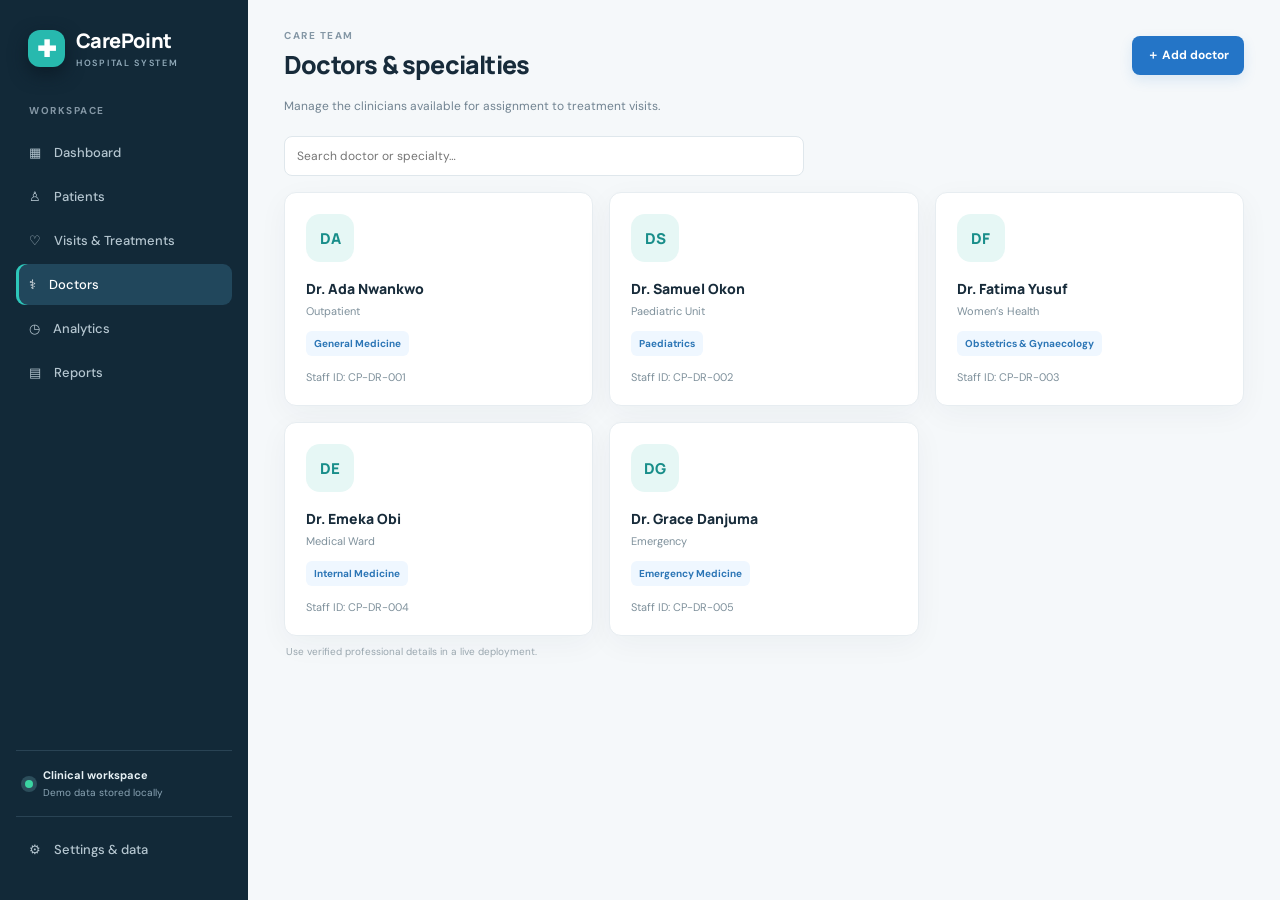
<file: doctors.html>
<!DOCTYPE html><html lang="en"><head><meta charset="UTF-8"><meta name="viewport" content="width=device-width, initial-scale=1.0"><title>Doctors | CarePoint</title><link rel="stylesheet" href="assets/css/style.css"><script defer src="assets/js/app.js"></script></head><body><div class="app-shell"><aside class="sidebar" id="sidebar"></aside><main class="main"><header class="topbar"><button class="menu-btn" id="menuBtn">☰</button><div><div class="eyebrow">CARE TEAM</div><h1>Doctors & specialties</h1></div><button class="button primary" id="addDoctorBtn">＋ Add doctor</button></header><div class="page-intro"><p>Manage the clinicians available for assignment to treatment visits.</p></div><section class="toolbar"><input id="doctorSearch" class="search-input" placeholder="Search doctor or specialty…"></section><section id="doctorCards" class="doctor-grid"></section><footer>Use verified professional details in a live deployment.</footer></main></div><dialog id="doctorDialog" class="dialog"><form id="doctorForm" method="dialog"><div class="panel-head"><div><h3>Add a doctor</h3><p>Enter a clinician profile</p></div><button type="button" class="close-btn" id="closeDoctor">×</button></div><label>Full name *<input name="name" required maxlength="100" placeholder="Dr. Full Name"></label><label>Specialty *<input name="specialty" required maxlength="100" placeholder="e.g. Paediatrics"></label><label>Department<input name="department" maxlength="100"></label><label>Professional registration / staff ID<input name="staffId" maxlength="80"></label><div class="form-actions"><button class="button secondary" type="button" id="cancelDoctor">Cancel</button><button class="button primary" type="submit">Save doctor</button></div></form></dialog></body></html>
</file>
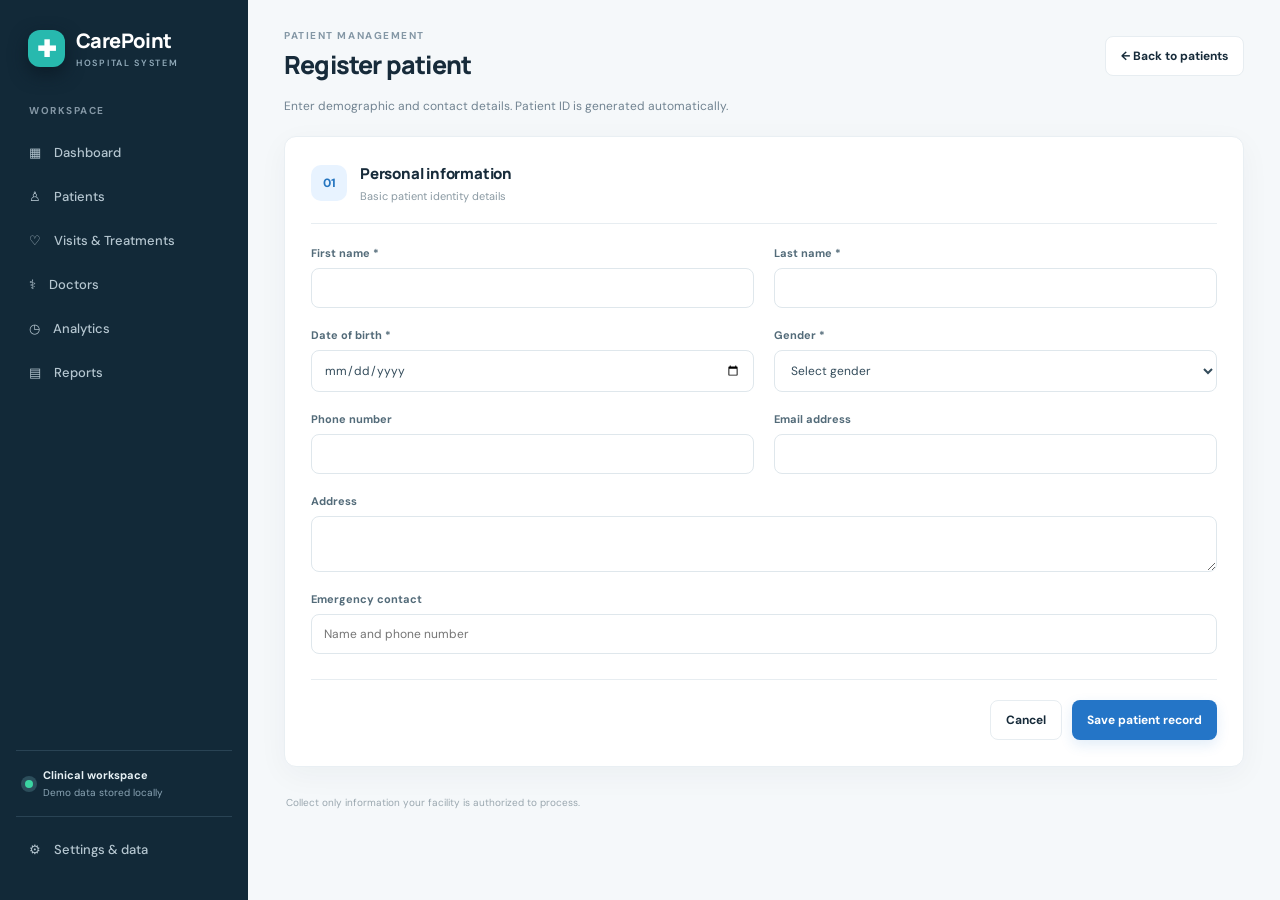
<file: patient-form.html>
<!DOCTYPE html><html lang="en"><head><meta charset="UTF-8"><meta name="viewport" content="width=device-width, initial-scale=1.0"><title>Register Patient | CarePoint</title><link rel="stylesheet" href="assets/css/style.css"><script defer src="assets/js/app.js"></script></head><body><div class="app-shell"><aside class="sidebar" id="sidebar"></aside><main class="main"><header class="topbar"><button class="menu-btn" id="menuBtn">☰</button><div><div class="eyebrow">PATIENT MANAGEMENT</div><h1>Register patient</h1></div><a class="button secondary" href="patients.html">← Back to patients</a></header><div class="page-intro"><p>Enter demographic and contact details. Patient ID is generated automatically.</p></div><form id="patientForm" class="panel form-panel"><div class="form-section-title"><span>01</span><div><h3>Personal information</h3><p>Basic patient identity details</p></div></div><div class="form-grid"><label>First name *<input name="firstName" required maxlength="60"></label><label>Last name *<input name="lastName" required maxlength="60"></label><label>Date of birth *<input name="dob" type="date" required></label><label>Gender *<select name="gender" required><option value="">Select gender</option><option>Female</option><option>Male</option><option>Other</option><option>Prefer not to say</option></select></label><label>Phone number<input name="phone" type="tel" maxlength="30"></label><label>Email address<input name="email" type="email" maxlength="120"></label><label class="full">Address<textarea name="address" rows="2" maxlength="300"></textarea></label><label class="full">Emergency contact<input name="emergency" maxlength="120" placeholder="Name and phone number"></label></div><div class="form-actions"><a class="button secondary" href="patients.html">Cancel</a><button class="button primary" type="submit">Save patient record</button></div></form><footer>Collect only information your facility is authorized to process.</footer></main></div></body></html>
</file>
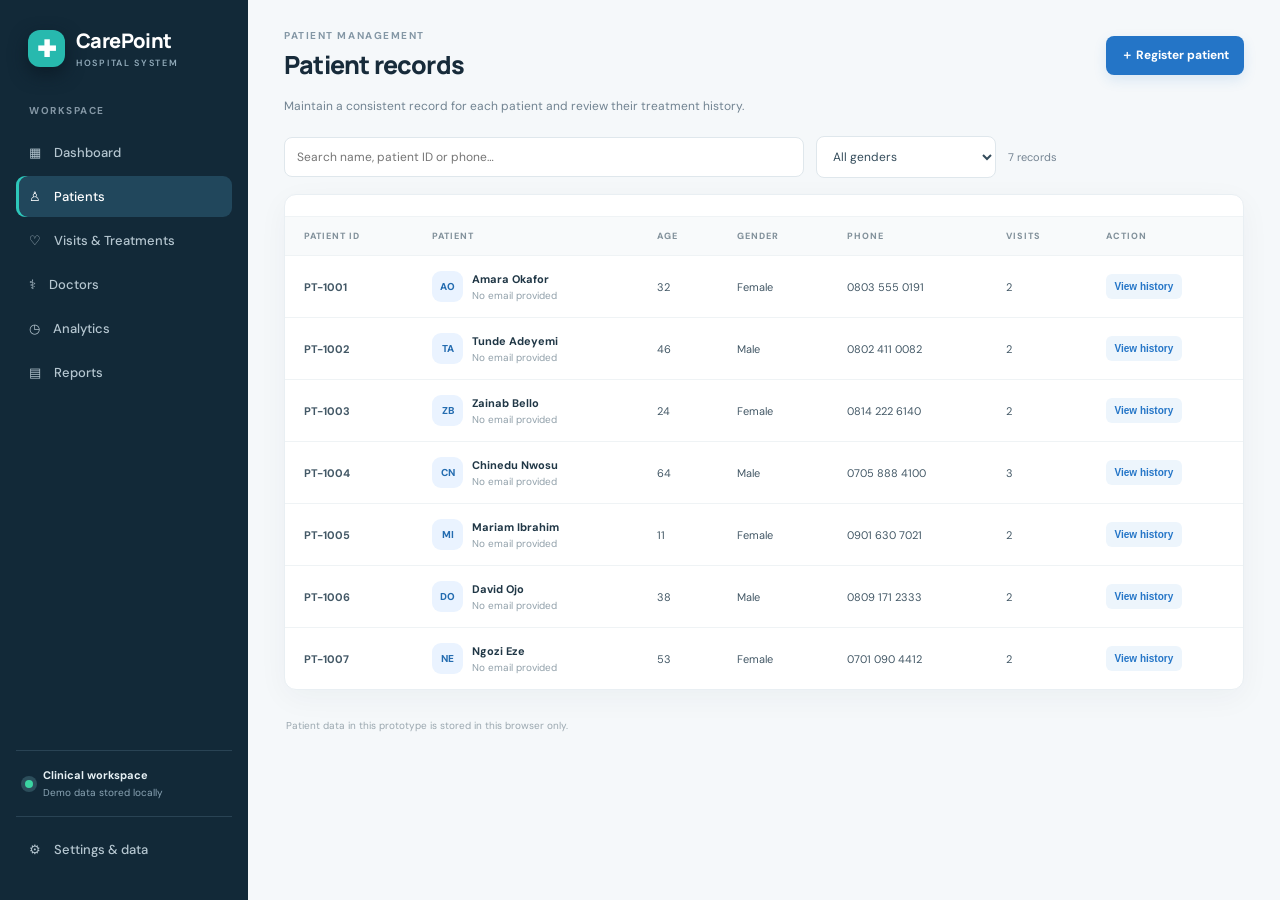
<file: patients.html>
<!DOCTYPE html><html lang="en"><head><meta charset="UTF-8"><meta name="viewport" content="width=device-width, initial-scale=1.0"><title>Patients | CarePoint</title><link rel="stylesheet" href="assets/css/style.css"><script defer src="assets/js/app.js"></script></head><body><div class="app-shell"><aside class="sidebar" id="sidebar"></aside><main class="main"><header class="topbar"><button class="menu-btn" id="menuBtn">☰</button><div><div class="eyebrow">PATIENT MANAGEMENT</div><h1>Patient records</h1></div><div class="top-actions"><a class="button primary" href="patient-form.html">＋ Register patient</a></div></header><div class="page-intro"><p>Maintain a consistent record for each patient and review their treatment history.</p></div><section class="toolbar"><input id="patientSearch" placeholder="Search name, patient ID or phone…" class="search-input"><select id="genderFilter"><option value="">All genders</option><option>Female</option><option>Male</option><option>Other</option><option>Prefer not to say</option></select><span id="patientCount" class="muted"></span></section><section class="panel table-panel"><div class="table-scroll"><table><thead><tr><th>Patient ID</th><th>Patient</th><th>Age</th><th>Gender</th><th>Phone</th><th>Visits</th><th>Action</th></tr></thead><tbody id="patientsTable"></tbody></table></div></section><footer>Patient data in this prototype is stored in this browser only.</footer></main></div></body></html>
</file>
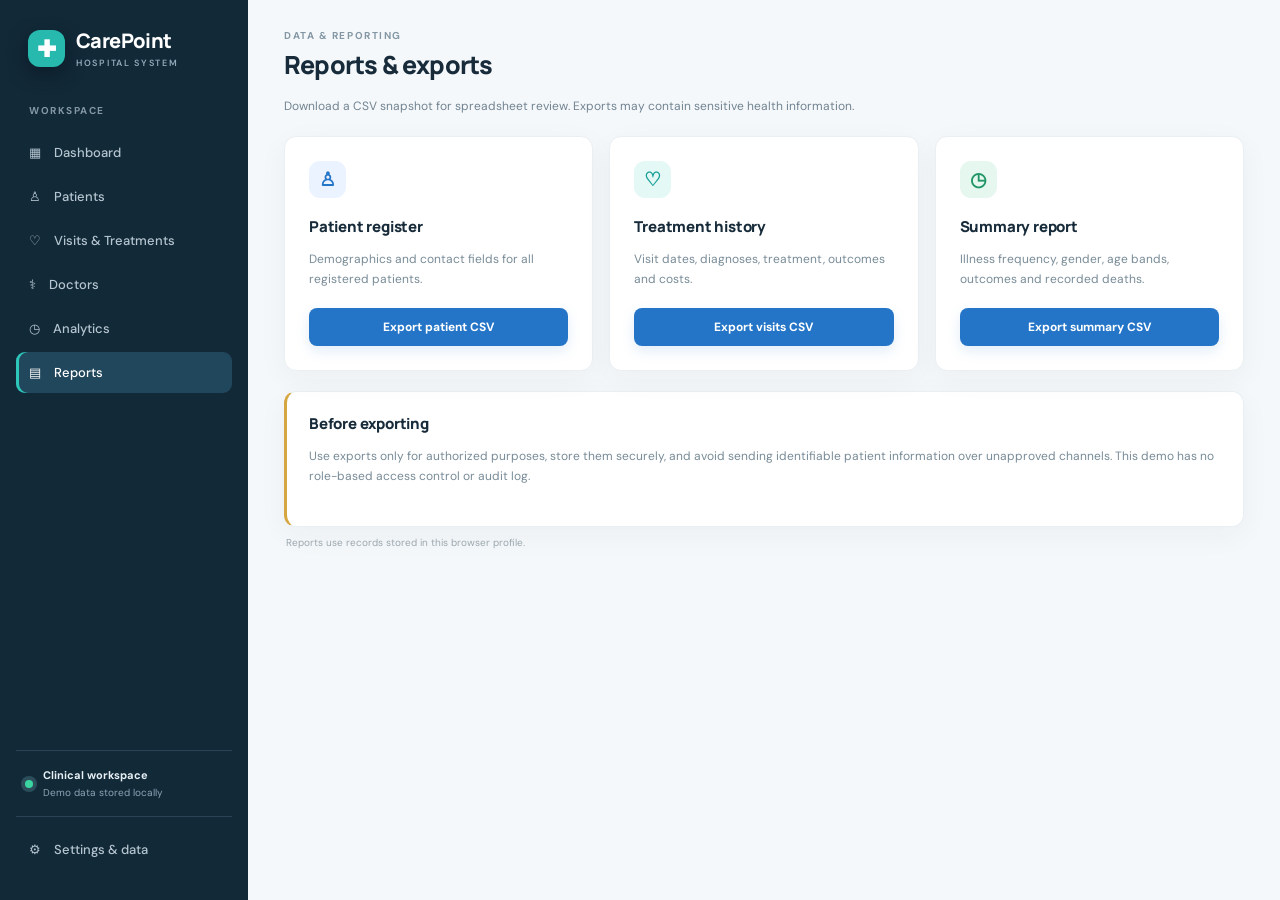
<file: reports.html>
<!DOCTYPE html><html lang="en"><head><meta charset="UTF-8"><meta name="viewport" content="width=device-width, initial-scale=1.0"><title>Reports | CarePoint</title><link rel="stylesheet" href="assets/css/style.css"><script defer src="assets/js/app.js"></script></head><body><div class="app-shell"><aside class="sidebar" id="sidebar"></aside><main class="main"><header class="topbar"><button class="menu-btn" id="menuBtn">☰</button><div><div class="eyebrow">DATA & REPORTING</div><h1>Reports & exports</h1></div></header><div class="page-intro"><p>Download a CSV snapshot for spreadsheet review. Exports may contain sensitive health information.</p></div><section class="report-grid"><div class="panel report-card"><span class="stat-icon blue">♙</span><h3>Patient register</h3><p>Demographics and contact fields for all registered patients.</p><button class="button primary" id="exportPatients">Export patient CSV</button></div><div class="panel report-card"><span class="stat-icon teal">♡</span><h3>Treatment history</h3><p>Visit dates, diagnoses, treatment, outcomes and costs.</p><button class="button primary" id="exportVisits">Export visits CSV</button></div><div class="panel report-card"><span class="stat-icon green">◷</span><h3>Summary report</h3><p>Illness frequency, gender, age bands, outcomes and recorded deaths.</p><button class="button primary" id="exportSummary">Export summary CSV</button></div></section><section class="panel warning-panel"><h3>Before exporting</h3><p>Use exports only for authorized purposes, store them securely, and avoid sending identifiable patient information over unapproved channels. This demo has no role-based access control or audit log.</p></section><footer>Reports use records stored in this browser profile.</footer></main></div></body></html>
</file>
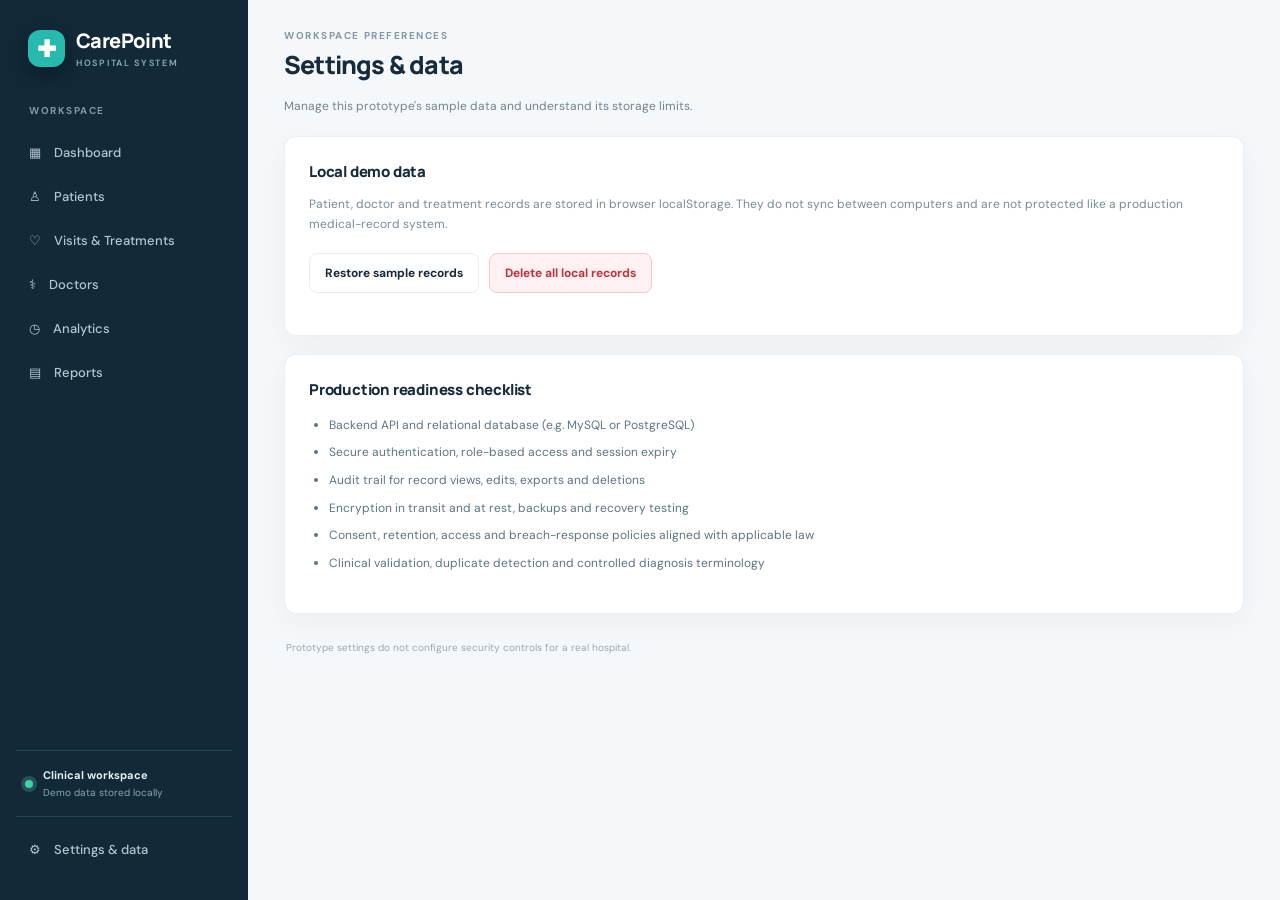
<file: settings.html>
<!DOCTYPE html><html lang="en"><head><meta charset="UTF-8"><meta name="viewport" content="width=device-width, initial-scale=1.0"><title>Settings & Data | CarePoint</title><link rel="stylesheet" href="assets/css/style.css"><script defer src="assets/js/app.js"></script></head><body><div class="app-shell"><aside class="sidebar" id="sidebar"></aside><main class="main"><header class="topbar"><button class="menu-btn" id="menuBtn">☰</button><div><div class="eyebrow">WORKSPACE PREFERENCES</div><h1>Settings & data</h1></div></header><div class="page-intro"><p>Manage this prototype's sample data and understand its storage limits.</p></div><section class="panel settings-panel"><h3>Local demo data</h3><p>Patient, doctor and treatment records are stored in browser localStorage. They do not sync between computers and are not protected like a production medical-record system.</p><div class="settings-actions"><button class="button secondary" id="loadDemo">Restore sample records</button><button class="button danger" id="clearData">Delete all local records</button></div><p id="settingsMessage" class="muted"></p></section><section class="panel settings-panel"><h3>Production readiness checklist</h3><ul class="checklist"><li>Backend API and relational database (e.g. MySQL or PostgreSQL)</li><li>Secure authentication, role-based access and session expiry</li><li>Audit trail for record views, edits, exports and deletions</li><li>Encryption in transit and at rest, backups and recovery testing</li><li>Consent, retention, access and breach-response policies aligned with applicable law</li><li>Clinical validation, duplicate detection and controlled diagnosis terminology</li></ul></section><footer>Prototype settings do not configure security controls for a real hospital.</footer></main></div></body></html>
</file>
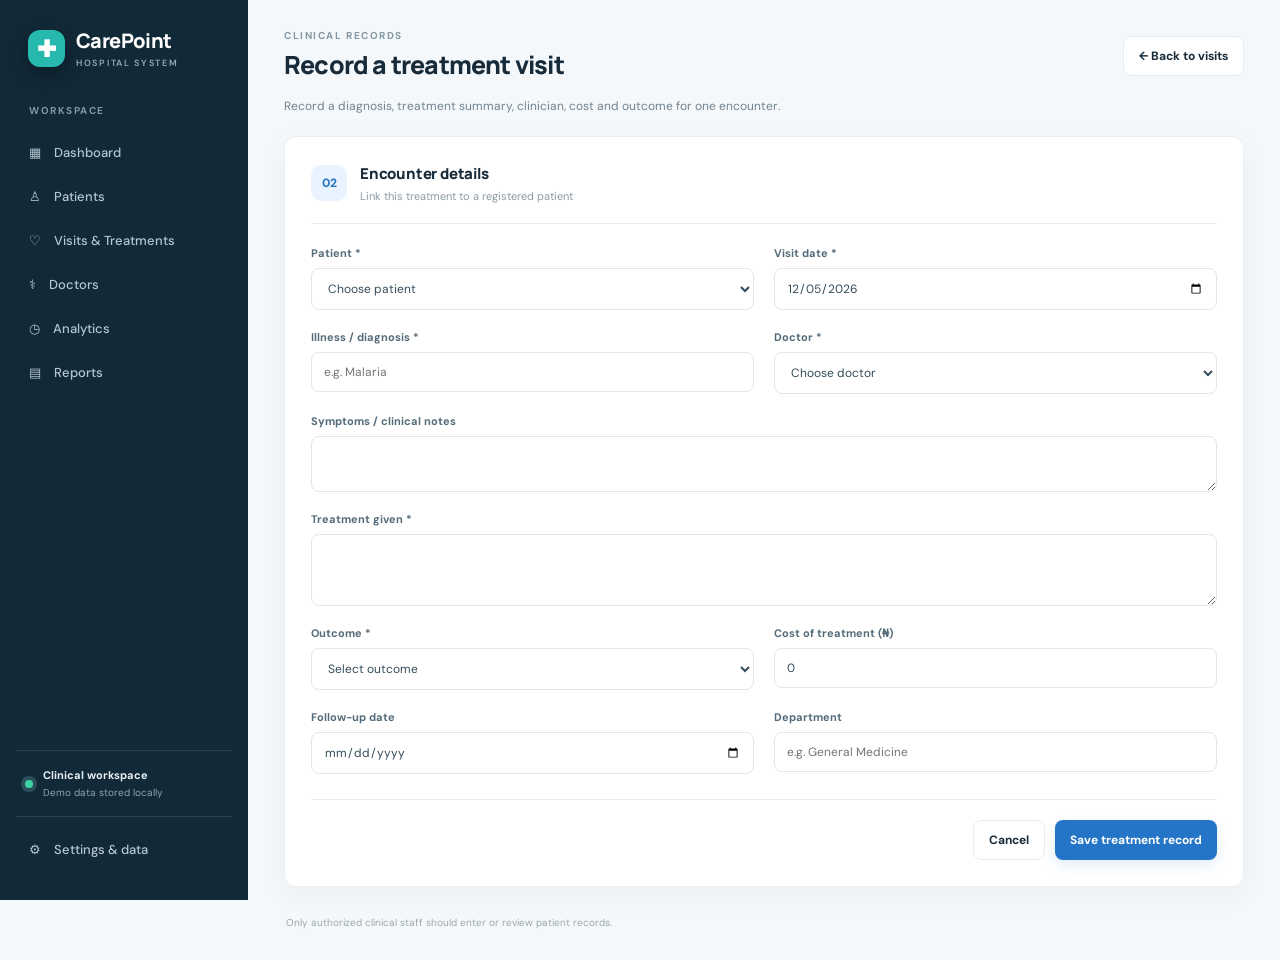
<file: visit-form.html>
<!DOCTYPE html><html lang="en"><head><meta charset="UTF-8"><meta name="viewport" content="width=device-width, initial-scale=1.0"><title>Record Treatment | CarePoint</title><link rel="stylesheet" href="assets/css/style.css"><script defer src="assets/js/app.js"></script></head><body><div class="app-shell"><aside class="sidebar" id="sidebar"></aside><main class="main"><header class="topbar"><button class="menu-btn" id="menuBtn">☰</button><div><div class="eyebrow">CLINICAL RECORDS</div><h1>Record a treatment visit</h1></div><a class="button secondary" href="visits.html">← Back to visits</a></header><div class="page-intro"><p>Record a diagnosis, treatment summary, clinician, cost and outcome for one encounter.</p></div><form id="visitForm" class="panel form-panel"><div class="form-section-title"><span>02</span><div><h3>Encounter details</h3><p>Link this treatment to a registered patient</p></div></div><div class="form-grid"><label>Patient *<select name="patientId" id="visitPatient" required><option value="">Choose patient</option></select></label><label>Visit date *<input name="date" type="date" required></label><label>Illness / diagnosis *<input name="diagnosis" required maxlength="150" placeholder="e.g. Malaria"></label><label>Doctor *<select name="doctor" id="visitDoctor" required><option value="">Choose doctor</option></select></label><label class="full">Symptoms / clinical notes<textarea name="symptoms" rows="2" maxlength="1500"></textarea></label><label class="full">Treatment given *<textarea name="treatment" rows="3" required maxlength="2000"></textarea></label><label>Outcome *<select name="outcome" required><option value="">Select outcome</option><option>Recovered</option><option>Improved</option><option>Ongoing</option><option>Referred</option><option>Deceased</option></select></label><label>Cost of treatment (₦)<input name="cost" type="number" min="0" step="0.01" value="0" required></label><label>Follow-up date<input name="followUp" type="date"></label><label>Department<input name="department" maxlength="100" placeholder="e.g. General Medicine"></label></div><div class="form-actions"><a class="button secondary" href="visits.html">Cancel</a><button class="button primary" type="submit">Save treatment record</button></div></form><footer>Only authorized clinical staff should enter or review patient records.</footer></main></div></body></html>
</file>
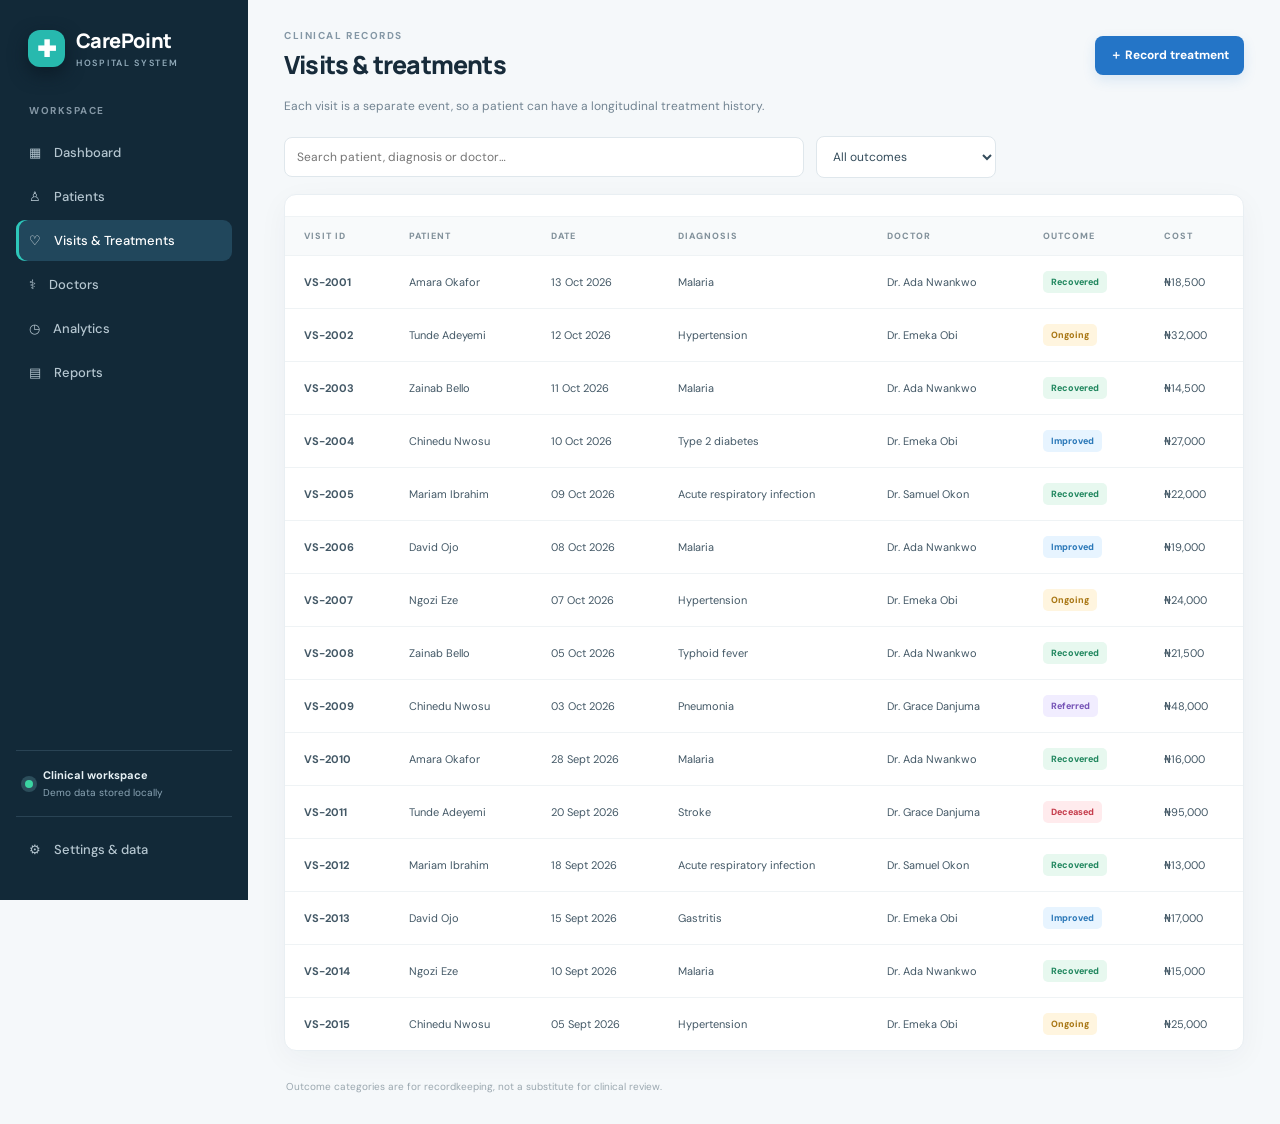
<file: visits.html>
<!DOCTYPE html><html lang="en"><head><meta charset="UTF-8"><meta name="viewport" content="width=device-width, initial-scale=1.0"><title>Visits & Treatments | CarePoint</title><link rel="stylesheet" href="assets/css/style.css"><script defer src="assets/js/app.js"></script></head><body><div class="app-shell"><aside class="sidebar" id="sidebar"></aside><main class="main"><header class="topbar"><button class="menu-btn" id="menuBtn">☰</button><div><div class="eyebrow">CLINICAL RECORDS</div><h1>Visits & treatments</h1></div><a class="button primary" href="visit-form.html">＋ Record treatment</a></header><div class="page-intro"><p>Each visit is a separate event, so a patient can have a longitudinal treatment history.</p></div><section class="toolbar"><input id="visitSearch" class="search-input" placeholder="Search patient, diagnosis or doctor…"><select id="outcomeFilter"><option value="">All outcomes</option><option>Recovered</option><option>Improved</option><option>Ongoing</option><option>Referred</option><option>Deceased</option></select></section><section class="panel table-panel"><div class="table-scroll"><table><thead><tr><th>Visit ID</th><th>Patient</th><th>Date</th><th>Diagnosis</th><th>Doctor</th><th>Outcome</th><th>Cost</th></tr></thead><tbody id="visitsTable"></tbody></table></div></section><footer>Outcome categories are for recordkeeping, not a substitute for clinical review.</footer></main></div></body></html>
</file>
<file: assets/css/style.css>
@import url('https://fonts.googleapis.com/css2?family=DM+Sans:wght@400;500;600;700&family=Manrope:wght@400;500;600;700;800&display=swap');
:root{--ink:#172b3a;--muted:#748492;--line:#e7edf1;--bg:#f5f8fa;--nav:#122938;--blue:#2475c7;--teal:#20a9a2;--green:#24976d;--red:#d65361;--white:#fff;--shadow:0 8px 30px rgba(23,43,58,.045)}
*{box-sizing:border-box}body{margin:0;background:var(--bg);color:var(--ink);font-family:'DM Sans',sans-serif;font-size:14px}a{color:var(--blue);text-decoration:none}.app-shell{min-height:100vh}.sidebar{position:fixed;inset:0 auto 0 0;width:248px;background:var(--nav);color:#dbe8ee;padding:27px 16px;display:flex;flex-direction:column;z-index:10}.brand{display:flex;gap:11px;align-items:center;padding:0 12px 35px;font-family:Manrope,sans-serif;font-weight:800;font-size:20px;color:#fff;letter-spacing:-.6px}.brand small{display:block;font:600 9px 'DM Sans';letter-spacing:1.7px;color:#91aab9;margin-top:3px}.brand-mark{display:grid;place-items:center;width:37px;height:37px;border-radius:12px;background:#27b9ae;color:white;font-size:23px;box-shadow:0 7px 18px #0c1c28}.nav-label,.eyebrow{font-size:10px;font-weight:700;letter-spacing:1.55px;color:#8497a5}.nav-label{padding:0 13px 12px;display:block}.sidebar nav a,.sidebar-bottom>a{display:flex;align-items:center;gap:13px;color:#b5c6d0;padding:12px 13px;border-radius:9px;margin:3px 0;font-size:13px;font-weight:500;transition:.2s}.sidebar nav a:hover,.sidebar-bottom>a:hover{background:#203d4f;color:white}.sidebar nav a.active{background:#21475c;color:white;box-shadow:inset 3px 0 #2dc7ba}.sidebar nav a:first-letter{font-size:17px}.sidebar-bottom{margin-top:auto}.secure-note{display:flex;align-items:center;gap:10px;border-top:1px solid #294354;border-bottom:1px solid #294354;padding:17px 9px;margin-bottom:12px}.secure-note b{display:block;font-size:11px;color:#e7f1f5}.secure-note small{display:block;font-size:10px;color:#8ba5b5;margin-top:4px}.pulse{width:8px;height:8px;border-radius:50%;background:#3bd5a2;box-shadow:0 0 0 4px #2c4e5b}.main{margin-left:248px;padding:29px 36px 22px;max-width:1700px}.topbar{display:flex;align-items:center;gap:16px;justify-content:space-between;margin-bottom:25px}.topbar h1{font:800 25px Manrope,sans-serif;letter-spacing:-.8px;margin:5px 0 0}.top-actions{display:flex;align-items:center;gap:17px}.today{color:var(--muted);font-size:12px}.button{border:0;display:inline-flex;align-items:center;justify-content:center;gap:7px;padding:11px 15px;border-radius:8px;font:700 12px 'DM Sans';cursor:pointer;transition:.18s;white-space:nowrap}.button:hover{transform:translateY(-1px)}.primary{background:var(--blue);color:white;box-shadow:0 5px 13px #2475c722}.primary:hover{background:#1c65ae;color:white}.secondary{background:#fff;border:1px solid var(--line);color:var(--ink)}.danger{background:#fff0f1;color:#bb3443;border:1px solid #f2c9ce}.menu-btn{display:none;border:0;background:white;border-radius:8px;padding:9px;color:var(--ink)}.welcome{min-height:190px;border-radius:15px;background:linear-gradient(110deg,#14394d,#17666e);padding:28px 32px;color:white;position:relative;overflow:hidden;display:flex;align-items:center;justify-content:space-between;margin-bottom:20px}.welcome .eyebrow{color:#75d8cf}.welcome h2{font:800 27px/1.25 Manrope;margin:8px 0 10px;letter-spacing:-.6px}.welcome p:not(.eyebrow){color:#d0e5e8;font-size:12px;margin:0;max-width:490px}.welcome-art{position:relative;width:220px;height:150px;display:grid;place-items:center;margin-right:35px}.art-cross{z-index:2;color:#e5fffc;font-size:70px;text-shadow:0 0 35px #5ae0d3}.art-ring{position:absolute;border:1px solid #72d7ce55;border-radius:50%;width:140px;height:140px}.ring2{width:190px;height:190px;border-color:#72d7ce30}.art-dot{position:absolute;width:9px;height:9px;background:#70eee0;border-radius:50%;top:10px;right:8px;box-shadow:0 0 15px #70eee0}.stat-grid{display:grid;grid-template-columns:repeat(4,minmax(0,1fr));gap:15px;margin-bottom:20px}.stat-card,.panel{background:white;border:1px solid #e9eff3;border-radius:12px;box-shadow:var(--shadow)}.stat-card{padding:19px 20px}.stat-top{display:flex;align-items:center;justify-content:space-between;gap:10px;color:#617381;font-size:12px;font-weight:600}.stat-card strong{display:block;font:800 29px Manrope;letter-spacing:-1px;margin:14px 0 5px}.stat-card small{font-size:11px;color:#91a0aa}.stat-icon{display:grid;place-items:center;width:37px;height:37px;border-radius:11px;font-size:19px;font-weight:700;flex-shrink:0}.blue{background:#eaf3ff;color:#2475c7}.teal{background:#e4f8f5;color:#159d96}.green{background:#e6f7ef;color:#209667}.red{background:#fff0f1;color:#d65361}.content-grid{display:grid;grid-template-columns:1.25fr 1fr;gap:18px;margin-bottom:19px}.panel{padding:21px 22px}.panel-head{display:flex;justify-content:space-between;align-items:center;gap:12px;margin-bottom:20px}.panel-head h3,.panel h3{font:800 15px Manrope;margin:0;letter-spacing:-.2px}.panel-head p{font-size:11px;color:var(--muted);margin:6px 0 0}.panel-head>a{font-size:11px;font-weight:700}.tiny-badge{font-size:9px;font-weight:800;letter-spacing:1px;background:#edf7f7;color:#198f8c;padding:7px 9px;border-radius:6px}.chart-wrap{height:225px;position:relative}.chart-wrap.tall{height:275px}.rank-list{display:flex;flex-direction:column;gap:15px}.rank-row{display:grid;grid-template-columns:25px 1fr auto;gap:10px;align-items:center}.rank-number{width:25px;height:25px;border-radius:7px;background:#f1f6f8;color:#5e7886;display:grid;place-items:center;font-size:10px;font-weight:800}.rank-label{font-size:12px;font-weight:600;overflow:hidden;text-overflow:ellipsis;white-space:nowrap}.rank-track{height:5px;background:#eef3f5;border-radius:5px;margin-top:7px;overflow:hidden}.rank-fill{height:100%;border-radius:5px;background:linear-gradient(90deg,#2b7bc9,#25b6ae)}.rank-value{font-size:11px;font-weight:700;color:#526c7a}.table-panel{padding:21px 0 0;margin-bottom:20px}.table-panel>.panel-head{padding:0 22px}.table-scroll{width:100%;overflow-x:auto}table{width:100%;border-collapse:collapse;white-space:nowrap}th{text-align:left;background:#f8fafb;color:#82919b;text-transform:uppercase;font-size:9px;letter-spacing:1px;font-weight:800;padding:13px 19px;border-top:1px solid #eff3f5;border-bottom:1px solid #eff3f5}td{padding:15px 19px;border-bottom:1px solid #eff3f5;color:#435866;font-size:11px}tbody tr:last-child td{border-bottom:0}tbody tr:hover{background:#fbfdfe}.person-cell{display:flex;align-items:center;gap:9px}.avatar{display:grid;place-items:center;width:31px;height:31px;border-radius:9px;background:#eaf3ff;color:#246cb0;font-weight:800;font-size:10px}.person-cell b{display:block;color:#203746;font-size:11px}.person-cell small{display:block;color:#91a0aa;font-size:10px;margin-top:3px}.status{display:inline-flex;align-items:center;padding:5px 8px;border-radius:5px;font-size:9px;font-weight:800}.status.recovered{background:#e7f8ef;color:#21875f}.status.improved{background:#e7f4ff;color:#2b78b8}.status.ongoing{background:#fff5df;color:#a97715}.status.referred{background:#f1edff;color:#7654b7}.status.deceased{background:#ffebed;color:#c53d4c}.muted{color:var(--muted);font-size:11px}footer{font-size:10px;color:#9aa7af;padding:9px 2px}footer span{color:#c0525d}.page-intro{margin:-9px 0 22px;color:#718391;font-size:12px}.toolbar{display:flex;gap:12px;align-items:center;margin-bottom:16px}.search-input{flex:1;max-width:520px}.toolbar input,.toolbar select,input,select,textarea{font:12px 'DM Sans';color:#344c5b;background:white;border:1px solid #dfe7ec;border-radius:8px;padding:11px 12px;outline:none;width:100%;min-width:0}.toolbar select{width:180px}.toolbar input:focus,.toolbar select:focus,input:focus,select:focus,textarea:focus{border-color:#6aa8df;box-shadow:0 0 0 3px #2475c713}label{display:flex;flex-direction:column;gap:8px;font-size:11px;font-weight:700;color:#536b79}.form-panel{padding:26px;margin-bottom:20px}.form-section-title{display:flex;align-items:center;gap:13px;padding-bottom:20px;border-bottom:1px solid var(--line);margin-bottom:22px}.form-section-title>span{display:grid;place-items:center;width:36px;height:36px;border-radius:10px;background:#e8f3ff;color:#2676c0;font-weight:800;font-size:12px}.form-section-title h3{margin:0}.form-section-title p{margin:5px 0 0;color:#8b9aa3;font-size:11px}.form-grid{display:grid;grid-template-columns:repeat(2,minmax(0,1fr));gap:20px}.form-grid .full{grid-column:1/-1}textarea{resize:vertical}.form-actions{display:flex;justify-content:flex-end;gap:10px;border-top:1px solid var(--line);padding-top:20px;margin-top:25px}.doctor-grid{display:grid;grid-template-columns:repeat(3,minmax(0,1fr));gap:16px}.doctor-card{padding:21px;background:white;border:1px solid var(--line);border-radius:12px;box-shadow:var(--shadow)}.doctor-avatar{width:48px;height:48px;display:grid;place-items:center;border-radius:14px;background:#e6f7f5;color:#198e8a;font:800 15px Manrope;margin-bottom:17px}.doctor-card h3{font:800 14px Manrope;margin:0 0 6px}.doctor-card p{color:#7e909b;font-size:11px;margin:0 0 13px}.doctor-card .specialty{display:inline-block;background:#eff7ff;color:#2c76b6;padding:6px 8px;border-radius:6px;font-size:10px;font-weight:700}.dialog{border:0;border-radius:14px;padding:0;width:min(500px,calc(100% - 30px));box-shadow:0 20px 80px #12293833}.dialog::backdrop{background:#10263577;backdrop-filter:blur(3px)}.dialog form{padding:24px;display:flex;flex-direction:column;gap:15px}.dialog .panel-head{margin-bottom:4px}.close-btn{border:0;background:#f0f4f6;border-radius:8px;width:30px;height:30px;font-size:20px;cursor:pointer}.summary-grid{display:grid;grid-template-columns:repeat(5,1fr);gap:10px}.summary-item{border:1px solid var(--line);border-radius:9px;padding:14px}.summary-item strong{display:block;font:800 23px Manrope;margin:10px 0 4px}.summary-item span{color:#778994;font-size:10px}.note{background:#fff9e9;border:1px solid #f4e8c4;color:#866b31;border-radius:8px;padding:12px;font-size:11px;line-height:1.6;margin:17px 0 0}.compact{margin-top:10px}.report-grid{display:grid;grid-template-columns:repeat(3,minmax(0,1fr));gap:16px;margin-bottom:20px}.report-card{padding:24px}.report-card h3{margin:18px 0 8px}.report-card p,.settings-panel p,.warning-panel p{font-size:12px;line-height:1.7;color:#788b97;margin-bottom:18px}.report-card .button{width:100%}.warning-panel{border-left:3px solid #d6a642}.settings-panel{padding:24px;margin-bottom:18px}.settings-panel h3{margin-bottom:12px}.settings-actions{display:flex;gap:10px;flex-wrap:wrap}.checklist{padding-left:20px;color:#5d7482;font-size:12px;line-height:2.3}.empty-state{text-align:center;color:#91a0aa;padding:30px!important}.small-action{border:0;background:#edf5fc;color:#2475c7;padding:7px 9px;border-radius:6px;font-size:10px;font-weight:700;cursor:pointer}
@media(max-width:1200px){.main{padding:25px 24px}.sidebar{width:220px}.main{margin-left:220px}.stat-grid{gap:10px}.stat-card{padding:16px}.stat-card strong{font-size:25px}.doctor-grid{grid-template-columns:repeat(2,minmax(0,1fr))}}
@media(max-width:900px){.sidebar{transform:translateX(-100%);transition:.25s;width:250px}.sidebar.open{transform:translateX(0);box-shadow:10px 0 35px #12293833}.main{margin-left:0;padding:22px 18px}.menu-btn{display:block}.topbar{justify-content:flex-start;flex-wrap:wrap}.top-actions{margin-left:auto}.today{display:none}.content-grid{grid-template-columns:1fr}.welcome-art{margin-right:0;width:150px}.stat-grid{grid-template-columns:repeat(2,minmax(0,1fr))}.report-grid{grid-template-columns:1fr 1fr}}
@media(max-width:580px){.main{padding:18px 12px}.topbar h1{font-size:21px}.topbar{gap:10px}.top-actions{width:100%;margin-left:38px}.welcome{padding:23px 20px;min-height:170px}.welcome h2{font-size:23px}.welcome-art{display:none}.stat-card{padding:14px}.stat-card strong{font-size:24px}.stat-top{font-size:11px}.stat-icon{width:31px;height:31px}.form-grid{grid-template-columns:1fr;gap:16px}.form-grid .full{grid-column:auto}.form-panel{padding:19px}.doctor-grid,.report-grid{grid-template-columns:1fr}.summary-grid{grid-template-columns:repeat(2,minmax(0,1fr))}.toolbar{flex-wrap:wrap}.toolbar select{width:100%}.search-input{max-width:none;flex-basis:100%}.panel{padding:17px}.table-panel{padding:17px 0 0}.table-panel>.panel-head{padding:0 17px}.form-actions{flex-wrap:wrap}.form-actions .button{flex:1}}
</file>
